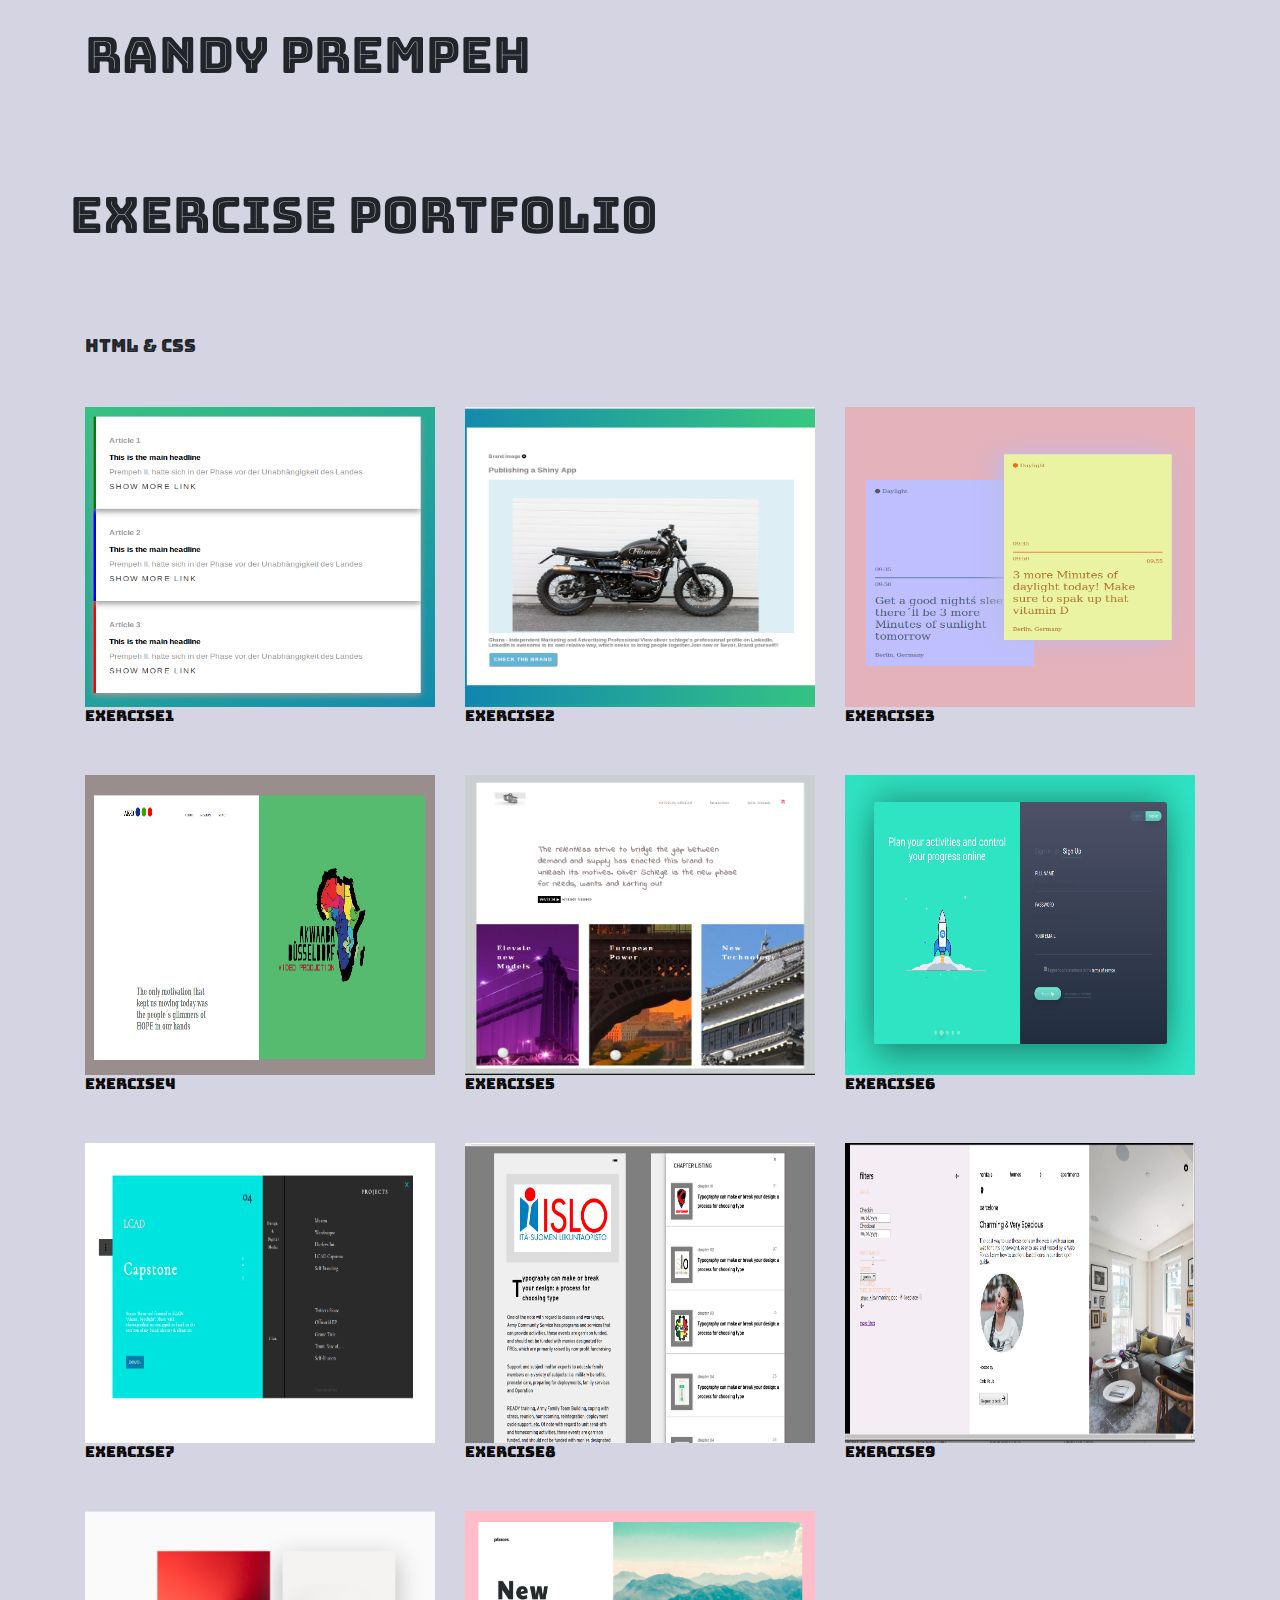
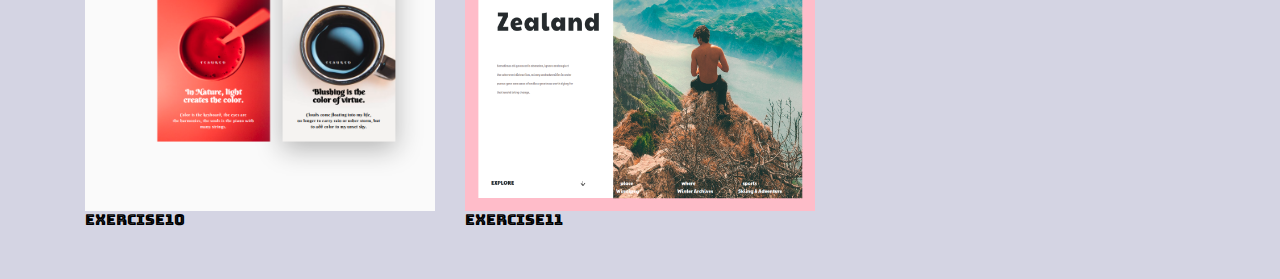
<file: index.html>
<!DOCTYPE html>
<html lang="en">

<head>
	<meta charset="UTF-8">
	<meta name="viewport" content="width=device-width, initial-scale=1.0">
	<meta http-equiv="X-UA-Compatible" content="ie=edge">

	<!-- Bootstrap CSS -->
	<link rel="stylesheet" href="https://maxcdn.bootstrapcdn.com/bootstrap/4.0.0/css/bootstrap.min.css" integrity="sha384-Gn5384xqQ1aoWXA+058RXPxPg6fy4IWvTNh0E263XmFcJlSAwiGgFAW/dAiS6JXm"
	 crossorigin="anonymous">

	<link rel="stylesheet" type="text/css" href="main.css">
	<title> EXXERCISE OVERVIEW </title>
</head>

<body>

	<header class="container">
		<div class="logo">
			<h1>RANDY PREMPEH</h1>
		</div>
	</header>

	<main class="container">
		<section class="row">
			<h1>EXERCISE PORTFOLIO</h1>
		</section>
		<section class="row">
			<div class="col-12">
				<h2>HTML & CSS </h2>
			</div>



			<a class="col-12 col-md-6 col-lg-4" href="exercise1/">
				<article>
					<img src="img/Screenshot 1.png" alt="">
					<h3>EXERCISE1</h3>
				</article>
			</a>
			<a class="col-12 col-md-6 col-lg-4" href="exercise2/">
				<article>
					<img src="img/Screenshot 2.png" alt="">
					<h3>EXERCISE2</h3>
				</article>
			</a>
			<a class="col-12 col-md-6 col-lg-4" href="exercise3/">
				<article>
					<img src="img/Screenshot 3.png" alt="">
					<h3>EXERCISE3</h3>
				</article>
			</a>
			<a class="col-12 col-md-6 col-lg-4" href="exercise4/">
				<article>
					<img src="img/Screenshot 4.png" alt="">
					<h3>EXERCISE4</h3>
				</article>
			</a>
			<a class="col-12 col-md-6 col-lg-4" href="exercise5/">
				<article>
					<img src="img/Screenshot 5.png" alt="">
					<h3>EXERCISE5</h3>
				</article>
			</a>
			<a class="col-12 col-md-6 col-lg-4" href="exercise6/">
				<article>
					<img src="img/Screenshot 6.png" alt="">
					<h3>EXERCISE6</h3>
				</article>
			</a>

			<a class="col-12 col-md-6 col-lg-4" href="exercise7/">
				<article>
					<img src="img/Screenshot 7.png" alt="">
					<h3>EXERCISE7</h3>
				</article>

			</a>
			<a class="col-12 col-md-6 col-lg-4" href="exercise8/">
				<article>
					<img src="img/Screenshot 8.png" alt="">
					<h3>EXERCISE8</h3>
				</article>

			</a>
			<a class="col-12 col-md-6 col-lg-4" href="exercise9/">
				<article>
					<img src="img/Screenshot 9.png" alt="">
					<h3>EXERCISE9</h3>
				</article>
			</a>

			<a class="col-12 col-md-6 col-lg-4" href="exercise10/">
				<article>
					<img src="img/Screenshot 10.png" alt="">
					<h3>EXERCISE10</h3>
				</article>

			</a>
			<a class="col-12 col-md-6 col-lg-4" href="exercise11/">
				<article>
					<img src="img/Screenshot 11.png" alt="">
					<h3>EXERCISE11</h3>
				</article>
			</a>
		</section>
	</main>
<!-- Optional JavaScript -->
    <!-- jQuery first, then Popper.js, then Bootstrap JS -->
    <script src="https://code.jquery.com/jquery-3.2.1.slim.min.js" integrity="sha384-KJ3o2DKtIkvYIK3UENzmM7KCkRr/rE9/Qpg6aAZGJwFDMVNA/GpGFF93hXpG5KkN"
		crossorigin="anonymous"></script>
<script src="https://cdnjs.cloudflare.com/ajax/libs/popper.js/1.12.9/umd/popper.min.js" integrity="sha384-ApNbgh9B+Y1QKtv3Rn7W3mgPxhU9K/ScQsAP7hUibX39j7fakFPskvXusvfa0b4Q"
		crossorigin="anonymous"></script>
<script src="https://maxcdn.bootstrapcdn.com/bootstrap/4.0.0/js/bootstrap.min.js" integrity="sha384-JZR6Spejh4U02d8jOt6vLEHfe/JQGiRRSQQxSfFWpi1MquVdAyjUar5+76PVCmYl"
		crossorigin="anonymous"></script>
</body>
</body>

</html>
</file>
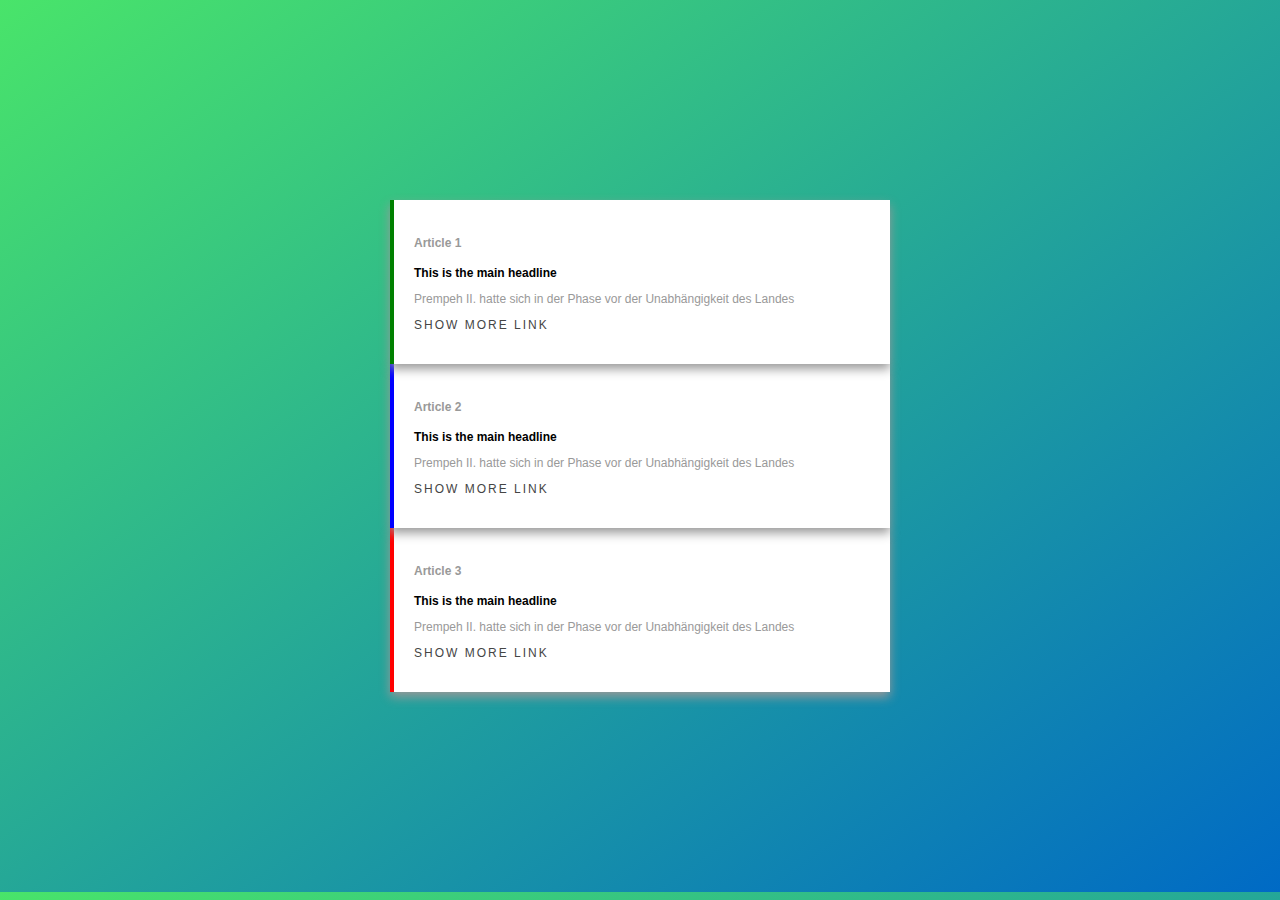
<file: exercise1/index.html>
<!DOCTYPE html>
<html lang="en">
<head>
    <meta charset="UTF-8">
    <meta name="viewport" content="width=device-width, initial-scale=1.0">
    <meta http-equiv="X-UA-Compatible" content="ie=edge">
    <link rel="stylesheet" type="text/css" href="main.css">
    <title>Sample</title>
</head>
<body>
    <main class="container">
      <article class="article-teaser article-1">
      <h4>Article 1</h1>
      <h2>This is the main headline</h2>
      <p>Prempeh II. hatte sich in der Phase vor der Unabhängigkeit des Landes</p>
      <p><a href="">SHOW MORE LINK</a></p>
      </article>
          
      <article class="article-teaser article-2">
            <h4>Article 2</h1>
            <h2>This is the main headline</h2>
            <p>Prempeh II. hatte sich in der Phase vor der Unabhängigkeit des Landes</p>
            <p><a href="">SHOW MORE LINK</a></p>
            </article>
            
            <article class="article-teaser article-3">
                    <h4>Article 3</h1>
                    <h2>This is the main headline</h2>
                    <p>Prempeh II. hatte sich in der Phase vor der Unabhängigkeit des Landes</p>
                    <p><a href="">SHOW MORE LINK</a></p>
                    </article>

    </main>

    
</body>
</html>
</file>
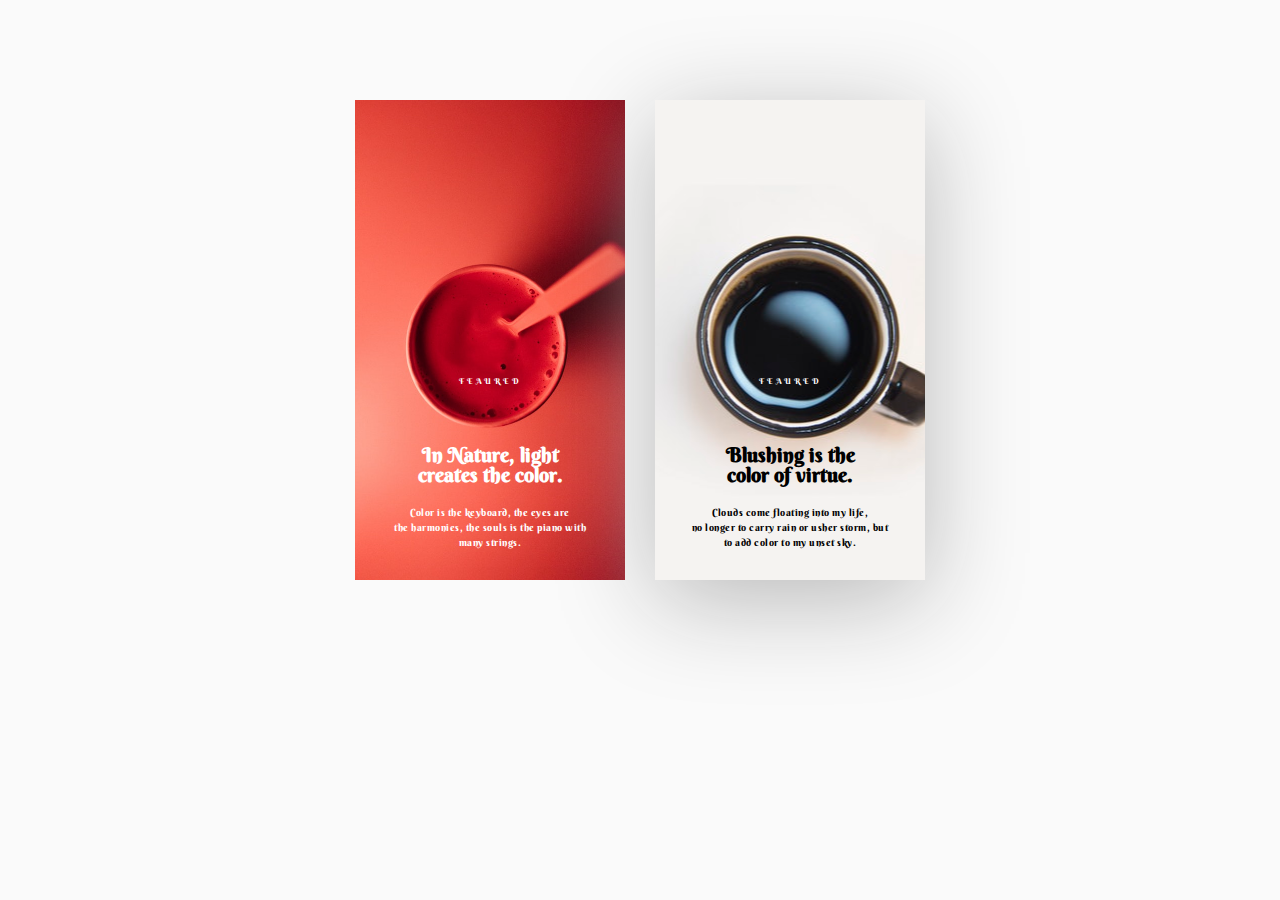
<file: exercise10/index.html>
<!DOCTYPE html>
<html lang="en">
<head>
    <meta charset="UTF-8">
    <meta name="viewport" content="width=device-width, initial-scale=1.0">
    <meta http-equiv="X-UA-Compatible" content="ie=edge">
    <title>Cups scss</title>

    <link rel="stylesheet" href="dest/style.css">
</head>
<body>
    <main>
     <section class="card">
       <h5>feaured</h5>
       <h2>In Nature, light<br> creates the color.</h2>
       <p>Color is the keyboard, the eyes are<br> the harmonies, the souls is the piano with<br> many strings.</p>
     </section>
     <section class="card2">
            <h5>feaured</h5>
            <h2>Blushing is the<br> color of virtue.</h2>
            <p>Clouds come floating into my life,<br> no longer to carry rain or usher storm, but<br> to add  color to my unset sky.</p>
          </section>
    </main>
</body>
</html>
</file>
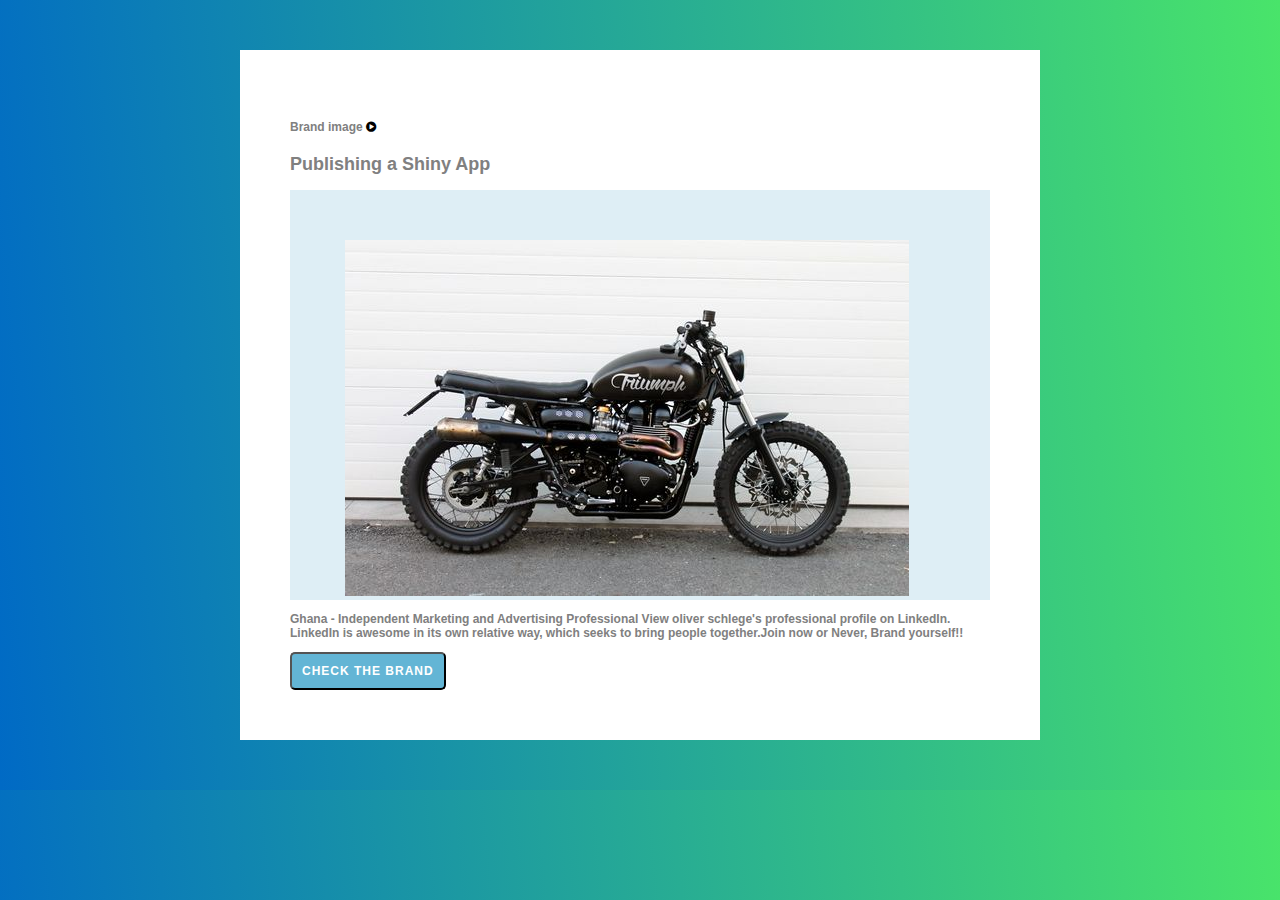
<file: exercise2/index.html>
<!DOCTYPE html>
<html lang="en">
<head>
    <meta charset="UTF-8">
    <meta name="viewport" content="width=device-width, initial-scale=1.0">
    <meta http-equiv="X-UA-Compatible" content="ie=edge">
    <title>Work</title>
    <link rel="stylesheet" type="text/css" href="rp.css">
    <link rel="stylesheet" href="https://cdnjs.cloudflare.com/ajax/libs/font-awesome/4.7.0/css/font-awesome.min.css">
</head>
<body>
    <article>
     <h5><a href="">Brand image</a> <i class="fa fa-play-circle"></i> </h5>
     <h2>Publishing a Shiny App</h2>
     <div class="img">
     <img src="images/motor.jpg" alt="motor image">
    </div>
     <p>Ghana - ‎Independent Marketing and Advertising Professional
            View oliver schlege's professional profile on LinkedIn. LinkedIn is awesome in its own relative way, which seeks to bring people together.Join now or Never, Brand yourself!!</p>
     
     <button>CHECK THE BRAND</button>
    </article>
</body>
</html>
</file>
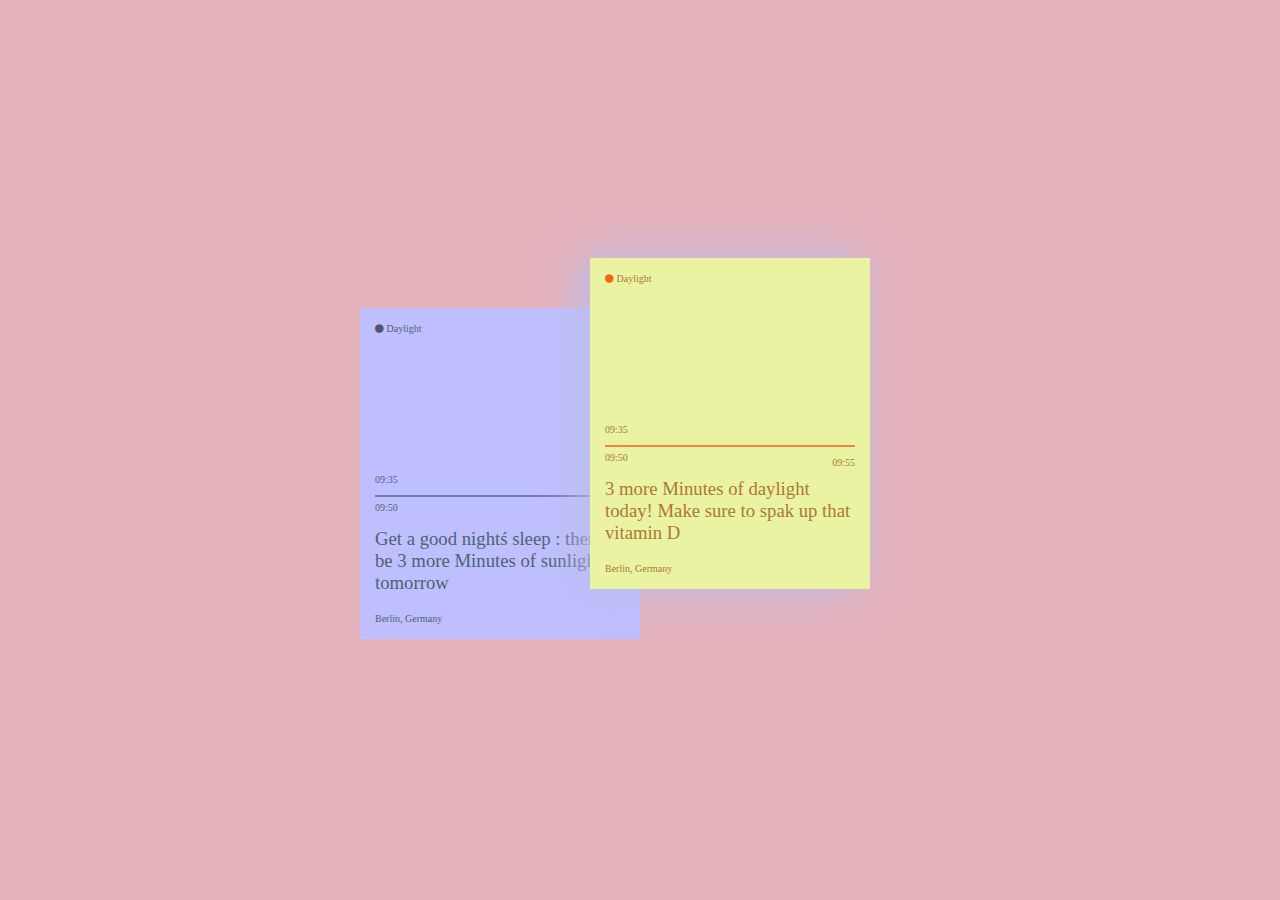
<file: exercise3/index.html>
<!DOCTYPE html>
<html lang="en">
<head>
    <meta charset="UTF-8">
    <meta name="viewport" content="width=device-width, initial-scale=1.0">
    <meta http-equiv="X-UA-Compatible" content="ie=edge">
    <link rel="stylesheet" type="text/css" href="him.css">
    <link rel="stylesheet" href="https://cdnjs.cloudflare.com/ajax/libs/font-awesome/4.7.0/css/font-awesome.min.css">
    <title>Document</title>
</head>
<body>
    <section>
      <div class="card card-1">
          <h6 class="sub"> <i class="fa fa-circle" style="font-size:10px;color:rgb(85, 85, 106)"></i>  Daylight
          </h6>
<p class="starting-time">09:35</p>

    <div class="time">
     <p class="left-time">09:50</p>
     <p class="right-time">09:55</p>
    </div>
<h3>Get a good nightś sleep : there´ĺl be
    <b>3 more Minutes</b> of sunlight tomorrow</h3>
<h6>Berlin, Germany</h6>
      </div>
      <div class="card card-2">
            <h6 class="sub"><i class="fa fa-circle" style="font-size:10px;color:rgb(237, 106, 20)"></i>  Daylight
            </h6>
  <p class="starting-time">09:35</p>
  
      <div class="time">
       <p class="left-time">09:50</p>
       <p class="right-time">09:55</p>
      </div>
  <h3><b>3 more Minutes</b> of daylight today! Make sure to spak up that vitamin D
  </h3>
  <h6>Berlin, Germany</h6>
       </div>

    </section>
</body>
</html>
</file>
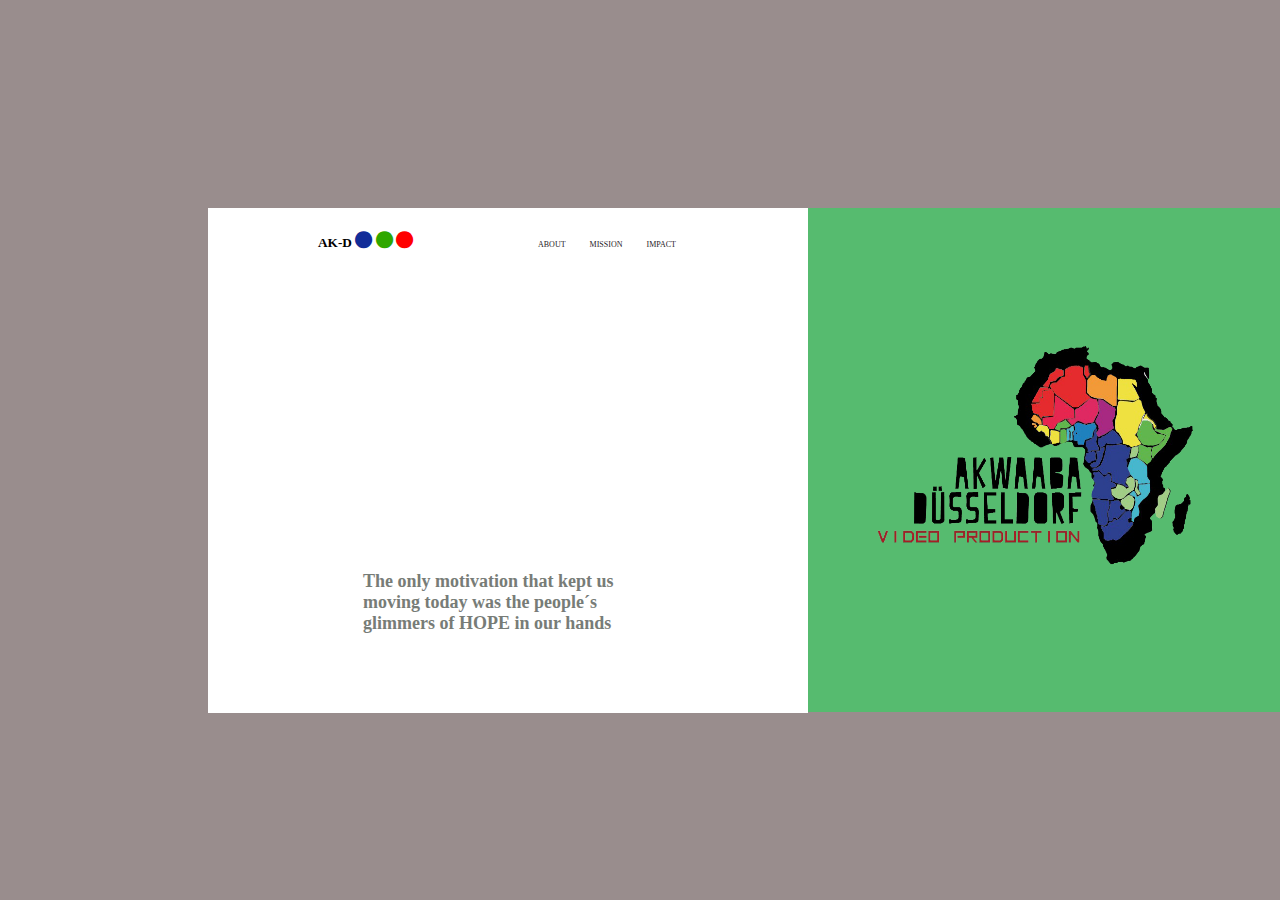
<file: exercise4/index.html>
<!DOCTYPE html>
<html lang="en">
<head>
    <meta charset="UTF-8">
    <meta name="viewport" content="width=device-width, initial-scale=1.0">
    <meta http-equiv="X-UA-Compatible" content="ie=edge">
    <link rel="stylesheet" type="text/css" href="art.css">
    <link rel="stylesheet" href="https://cdnjs.cloudflare.com/ajax/libs/font-awesome/4.7.0/css/font-awesome.min.css">
    <title>Artwork</title>
</head>
<body>
 <section>
    <div class="cover1">
          <div class="img">
            <h5>AK-D <i class="fa fa-circle" style="font-size:20px;color:rgb(18, 45, 153)"></i>
                <i class="fa fa-circle" style="font-size:20px;color:rgb(47, 167, 0)"></i>
                <i class="fa fa-circle" style="font-size:20px;color:red"></i></h5>
              </div>
        <nav>
           <ul>
              <li><a href="">ABOUT</a></li>
              <li><a href="">MISSION</a></li>
              <li><a href="">IMPACT</a></li>
           </ul>
       </nav>
    <p class="theme">The only motivation that kept us moving today was the people´s glimmers of HOPE in our hands</p>
</div>
<div class="cover2"> 
    <img src="images/ad.png" alt="logo" width="500px" height="500px">
</div>
</section>
</body>
</html>
</file>
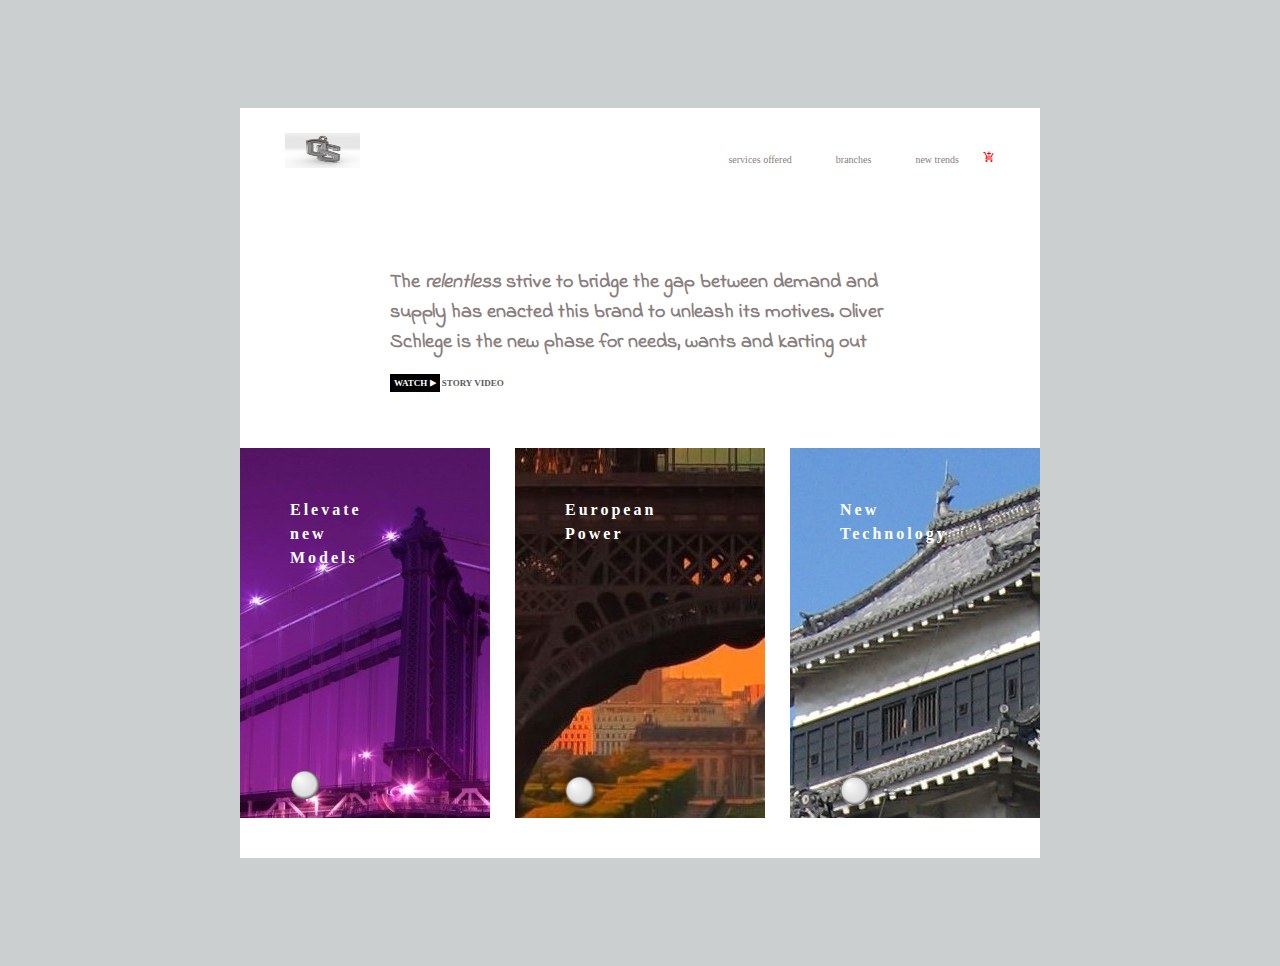
<file: exercise5/index.html>
<!DOCTYPE html>
<html lang="en">
<head>
    <meta charset="UTF-8">
    <meta name="viewport" content="width=device-width, initial-scale=1.0">
    <meta http-equiv="X-UA-Compatible" content="ie=edge">
    <link rel="stylesheet" type="text/css" href="bg.css">
    <link href="https://fonts.googleapis.com/icon?family=Material+Icons" rel="stylesheet">
    <link rel="stylesheet" href="https://cdnjs.cloudflare.com/ajax/libs/font-awesome/4.7.0/css/font-awesome.min.css">
</head>
    <title>OS</title>
</head>
<body>
    <div class="whole">
    <header class="clearfix">
     <img src="os.png" alt="logo" height="35px" width="75px">
     <nav>
         <ul>
            <li><a href="">services offered</a></li>
            <li><a href="">branches</a></li>
            <li><a href="">new trends</a></li>
            <i class="material-icons" style="font-size:12px;color:red">add_shopping_cart</i> 
         </ul>
     </nav>
    </header>
    <main>
      <section class="section1">
          <h3>The <em>relentless</em> strive to bridge the gap between demand and supply has enacted this brand to unleash its motives. Oliver Schlege is the new phase for needs, wants and karting out</h3>
          <p><a href="">WATCH <i class="fa fa-play" style="font-size:8px;color:white"></i></a> STORY VIDEO</p>
      </section>
      <section class="section2 clearfix">
        <article class="US">
        <h4>Elevate <br> new <br> Models</h4>
        <img src="dot.png" alt="form" height="30px" width="30px"><a href=""></a>
        </article>
        <article class="EU">
                <h4>European <br> Power</h4>
                <img src="dot.png" alt="form" height="30px" width="30px"><a href=""></a>
                </article>
                <article class="AS">
                        <h4>New <br>Technology</h4>
                        <img src="dot.png" alt="form" height="30px" width="30px"><a href=""></a>
                        </article>
      </section>
    </div>
















    </main>
    
</body>
</html>
</file>
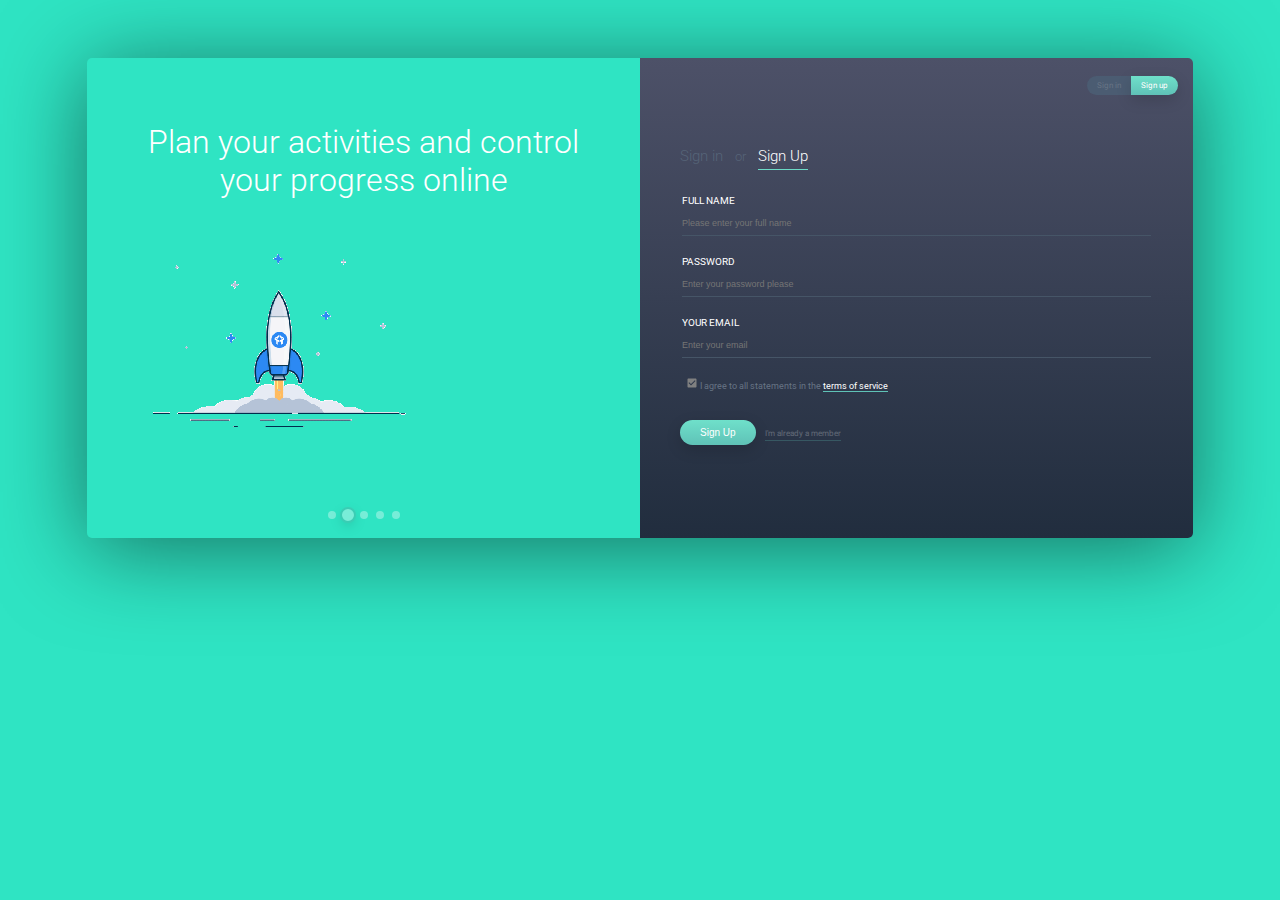
<file: exercise6/index.html>
<!DOCTYPE html>
<html lang="en">
<head>
    <meta charset="UTF-8">
    <meta name="viewport" content="width=device-width, initial-scale=1.0">
    <meta http-equiv="X-UA-Compatible" content="ie=edge">
    <title>Form exercise</title>

    <link rel="stylesheet"  type="text/css" href="main.css">
	<link href="https://fonts.googleapis.com/css?family=Roboto" rel="stylesheet">
</head>
<body>

        <main class="clearfix">
                
                        <!-- section-1 start -->
                        <section class="section-1">
                
                
                            <h1>Plan your activities and control your progress online</h1>
                            
                            <img src="roc.gif" alt="LOGO">
                            
                            <div class="dots-group">
                                <div class="dots"></div>
                                <div class="dots active"></div>
                                <div class="dots"></div>
                                <div class="dots"></div>
                                <div class="dots"></div>
                            </div>
                
                        </section>
                
                        <!-- section-2 start -->
                        <section class="section-2">
                
                            <div class="button-group">
                                <a class="sign-in" href="">Sign in</a><a class="sign-up" href="">Sign up</a>
                            </div>
                
                            <form action="">
                
                                <h3>Sign in
                                    <small>or</small>
                                    <a href="">Sign Up</a>
                                </h3>
                
                                <fieldset>
                                    <label for="fullName">Full Name</label>
                                    <input id="fullName" type="text" name="fullName" placeholder="Please enter your full name" required>
                                </fieldset>
                
                                <fieldset>
                                    <label for="password">Password</label>
                                    <input id="password" type="password" name="password" placeholder="Enter your password please" required>
                                </fieldset>
                
                                <fieldset>
                                    <label for="email">Your Email</label>
                                    <input id="email" type="email" name="email" placeholder="Enter your email" required>
                                </fieldset>
                
                                <fieldset class="fieldset-checkbox">
                                    <input id="checkbox" type="checkbox" name="terms" value="terms_agreed" required>
                
                
                                    
                
                                    <label for="checkbox">
                                        <svg fill="#14D9B2" height="24" viewBox="0 0 24 24" width="24" xmlns="http://www.w3.org/2000/svg">
                                            <path d="M0 0h24v24H0z" fill="none" />
                                            <path d="M19 3H5c-1.11 0-2 .9-2 2v14c0 1.1.89 2 2 2h14c1.11 0 2-.9 2-2V5c0-1.1-.89-2-2-2zm-9 14l-5-5 1.41-1.41L10 14.17l7.59-7.59L19 8l-9 9z"
                                            /> </svg> 
                                            I agree to all statements in the
                                            <a href="">terms of service</a>
                                    </label>
                                </fieldset>
                
                                <input type="submit" value="Sign Up">
                
                                <a class="member-link" href="test/">I'm already a member</a>
                            </form>
                
                        </section>
                
                    </main>
    
</body>
</html>
</file>
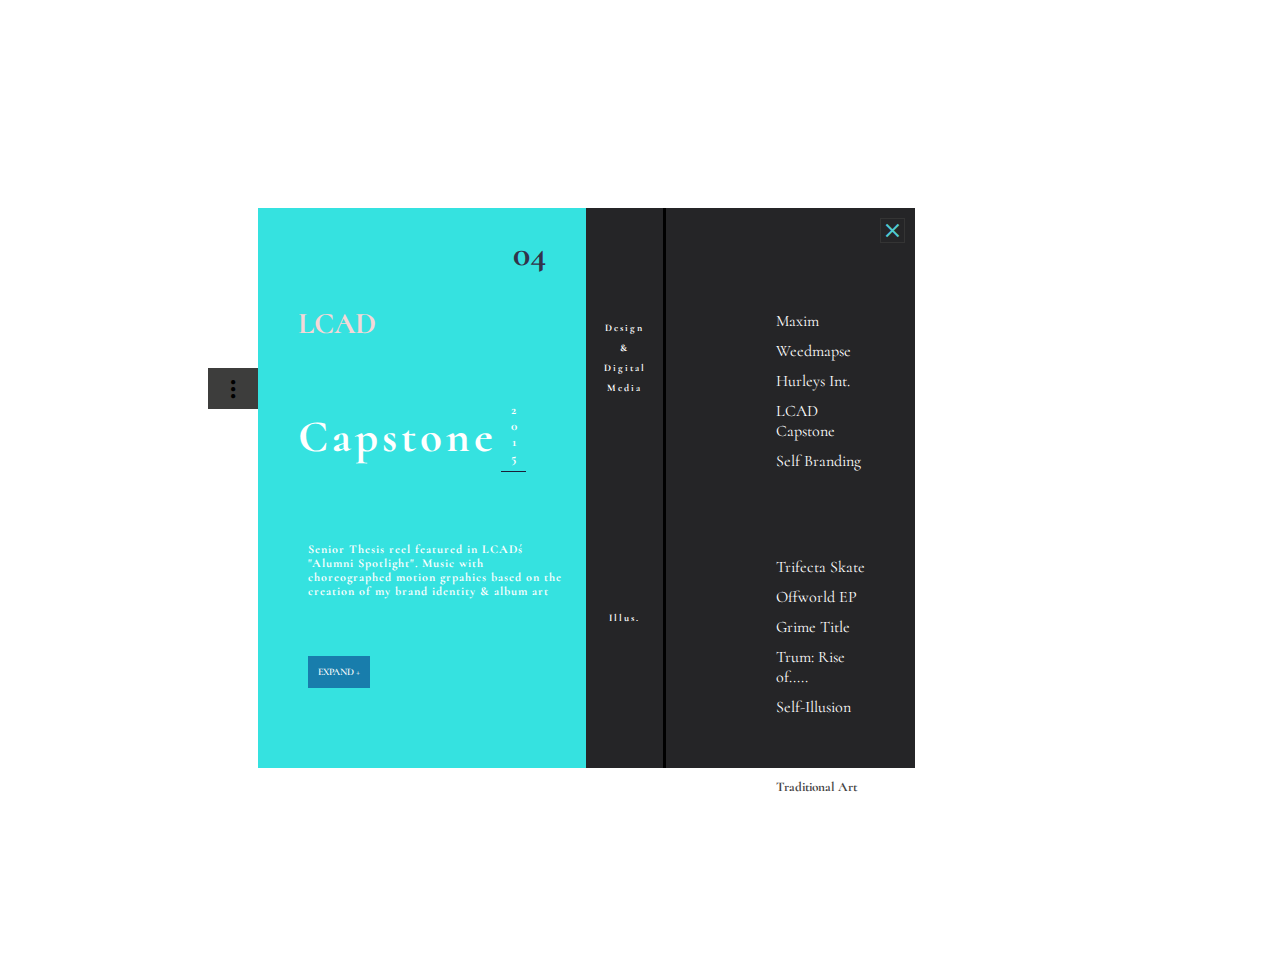
<file: exercise7/index.html>
<!DOCTYPE html>
<html lang="en">
<head>
    <meta charset="UTF-8">
    <meta name="viewport" content="width=device-width, initial-scale=1.0">
    <meta http-equiv="X-UA-Compatible" content="ie=edge">
    <title>Capstone</title>
    <link rel="stylesheet" type="text/css" href="main.css">
    <link rel="stylesheet" href="https://cdnjs.cloudflare.com/ajax/libs/font-awesome/4.7.0/css/font-awesome.min.css">
    <link href="https://fonts.googleapis.com/icon?family=Material+Icons" rel="stylesheet">
</head>

<body>
    <main class="clearfix">
    <section class="dots">
            <i class="fa fa-circle" style="font-size:5px"></i><br>
            <i class="fa fa-circle" style="font-size:5px"></i><br>
            <i class="fa fa-circle" style="font-size:5px"></i>

    </section>
    <section class="section1">
            <h1>04</h1>
            <h3>LCAD</h3>
            <h2>Capstone</h2>
            <h6>2<br>0<br>1<br>5</h6>
            <p>Senior Thesis reel featured in LCADś<br>"Alumni Spotlight". 
                Music with <br>choreographed motion grpahics based on the <br> creation
                 of my brand identity & album  art</p>
                 <a href="">EXPAND +</a>
    </section>
    
    <section class="section2">
            <section class="thin">
                    <p>Design <br>& <br>Digital Media</p>
                    <p>Illus.</p>
                </section>
                <section class="section2r">
                        <i class="material-icons" style="font-size:23px;color:rgb(81, 204, 208)">clear</i>
      <h4>PROJECTS</h4>
      <div class="Roll-1">
      <ul>
            <li>Maxim</li>
            <li>Weedmapse</li>
            <li>Hurleys Int.</li>
            <li>LCAD Capstone</li>
            <li>Self Branding</li>
      </ul>
    </div>
    <div class="Roll-2">
            <ul>
                  <li>Trifecta Skate</li>
                  <li>Offworld EP</li>
                  <li>Grime Title</li>
                  <li>Trum: Rise of.....</li>
                  <li>Self-Illusion</li>
            </ul>
          </div>
     <h5>Traditional Art</h5>
     </section>
    </section>
</main>
</body>

</html>
</file>
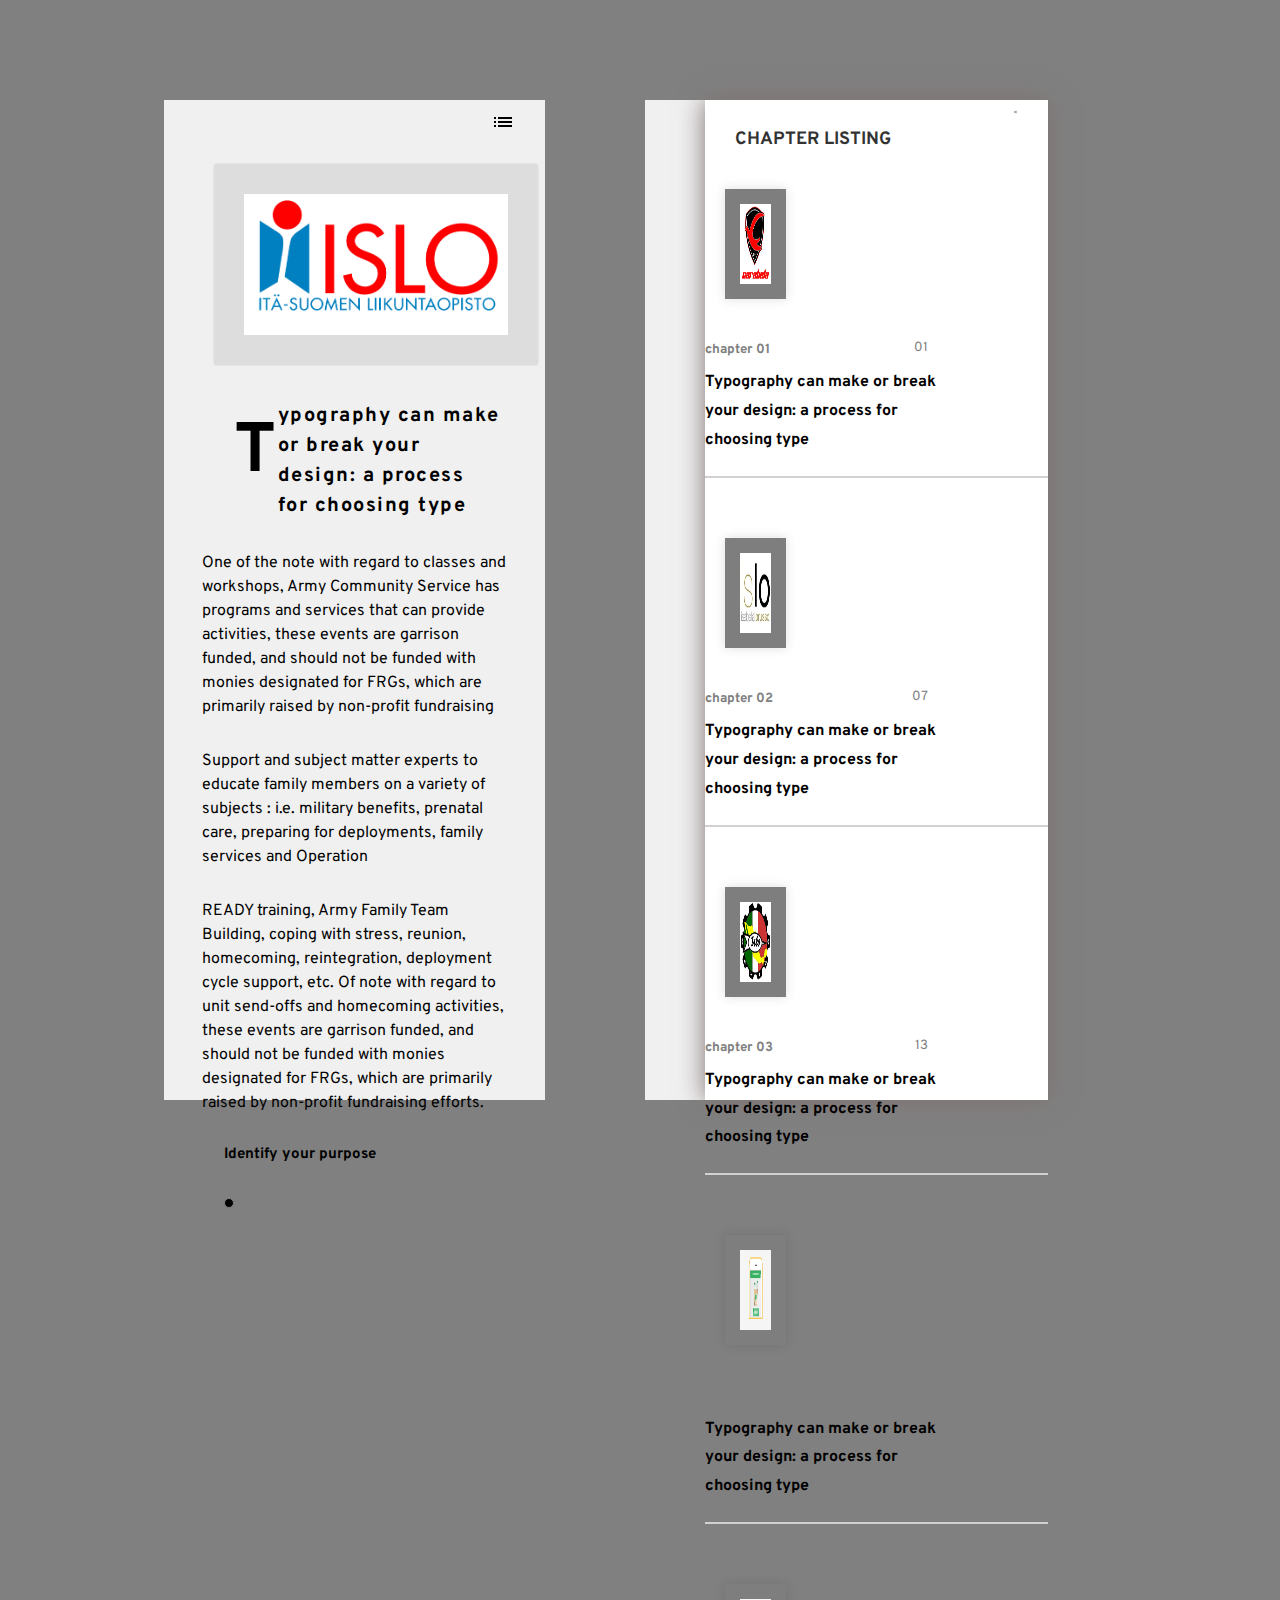
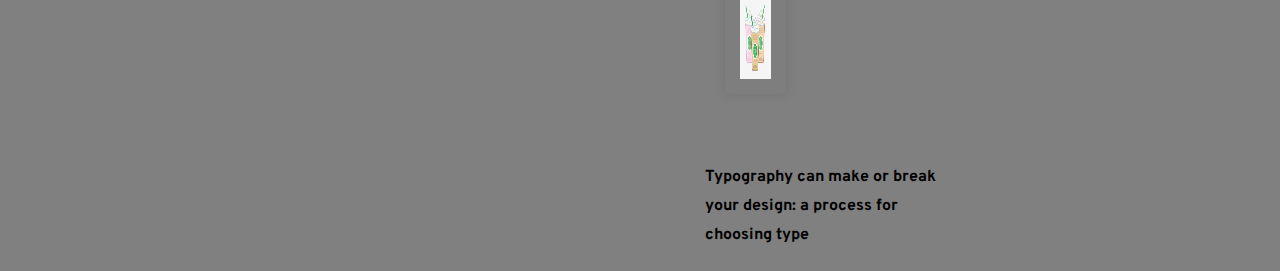
<file: exercise8/index.html>
<!DOCTYPE html>
<html lang="en">

<head>
      <meta charset="UTF-8">
      <meta name="viewport" content="width=device-width, initial-scale=1.0">
      <meta http-equiv="X-UA-Compatible" content="ie=edge">
      <title>Oslo homepage</title>
      <link rel="stylesheet" href="nas.css">
</head>

<body>
      <section class="first-section">
            <header class="clearfix">
                  <img src="menu.svg" alt="m">
            </header>
            <div>
                  <img class="logo" src="islo.png" alt="main logo">
            </div>
            <h1>Typography can make or break your design: a process for choosing type</h1>

            <p>One of the note with regard to classes and workshops, Army Community Service has programs and services that can
                  provide activities, these events are garrison funded, and should not be funded with monies designated for
                  FRGs, which are primarily raised by non-profit fundraising</p>

            <p>Support and subject matter experts to educate family members on a variety of subjects : i.e. military benefits,
                  prenatal care, preparing for deployments, family services and Operation</p>

            <p>READY training, Army Family Team Building, coping with stress, reunion, homecoming, reintegration, deployment
                  cycle support, etc. Of note with regard to unit send-offs and homecoming activities, these events are garrison
                  funded, and should not be funded with monies designated for FRGs, which are primarily raised by non-profit
                  fundraising efforts.
            </p>

            <h2>Identify your purpose</h2>
            <div class="dots-group">
                  <div class="dots active"></div>
                  <div class="dots"></div>
                  <div class="dots"></div>
                  <div class="dots"></div>
            </div>
      </section>
      <section class="second-section">
            <div class="container">
                  <div class="top clearfix">
                        <h3>chapter listing</h3>
                        <img src="clear.svg" alt="x">
                  </div>

                  <article class="box-1 clearfix">
                        <img src="oslo1.jpg" alt="1">

                        <div class="article-content">
                              <div class="clearfix">
                                    <h5>chapter 01</h5>
                                    <small>01</small>
                              </div>

                              <h4>Typography can make or break your design: a process for choosing type</h4>
                        </div>
                  </article>


                  <article class="box-2 clearfix">
                        <img src="islo2.jpeg" alt="2">
                        <div class="article-content">
                                    <div class="clearfix">
                        <h5>chapter 02</h5>
                        <small>07</small>
                  </div>
                        <h4>Typography can make or break your design: a process for choosing type</h4>
                  </div>
                  </article>
                  <article class="box-3 clearfix">
                        <img src="islo3.jpg" alt="3">
                        <div class="article-content">
                                    <div class="clearfix">
                        <h5>chapter 03</h5>
                        <small>13</small>
                                    </div>
                        <h4>Typography can make or break your design: a process for choosing type</h4>
                        </div>
                  </article>
                  <article class="box-4 clearfix">
                        <img src="islo4.jpg" alt="4">
                        <div class="article-content">
                                    <div class="clearfix">
                        <h5>chapter 04</h5>
                        <small>25</small>
                                    </div>
                        <h4>Typography can make or break your design: a process for choosing type</h4>
                        </div>
                  </article>
                  <article class="box-5 clearfix">
                        <img src="islo5.jpg" alt="5">
                        <div class="article-content">
                                    <div class="clearfix">
                        <h5>chapter 04</h5>
                        <small>25</small>
                                    </div>
                        <h4>Typography can make or break your design: a process for choosing type</h4>
                        </div>
                  </article>
            </div>
      </section>
</body>

</html>
</file>
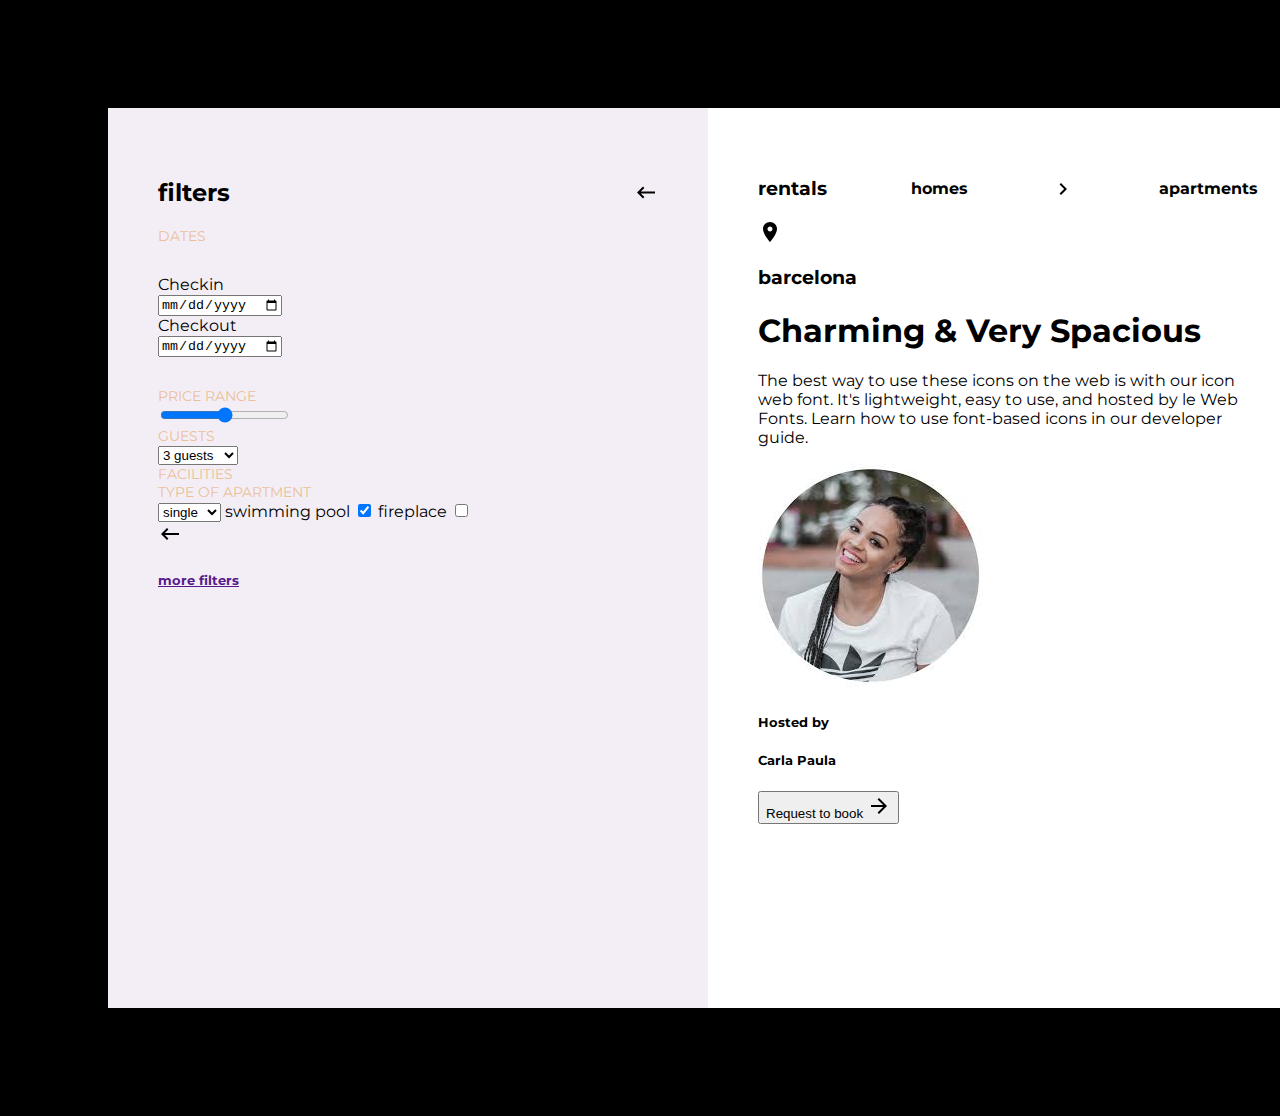
<file: exercise9/index.html>
<!DOCTYPE html>
<html lang="en">

<head>
    <meta charset="UTF-8">
    <meta name="viewport" content="width=device-width, initial-scale=1.0">
    <meta http-equiv="X-UA-Compatible" content="ie=edge">
    <title>apartment</title>
    <link rel="stylesheet" href="main.css">
</head>

<body>
    <main>
        <section>
            <header>
                <h2>filters</h2>
                <img src="back.svg" alt="menu">
            </header>
            <form>
                  
                <fieldset>
                    
                        <legend>Dates</legend>
                        <div class="dates">
                            <label for="check-in">Checkin</label><br>
                             <input type="date" name="" id="checkin-date">
                              <br>
                              <labelfor="check-out">Checkout</label><br>
                               <input type="date" name="" id="checkout-date">
                            </div>
                            </fieldset>
                                
                   
                   <fieldset>
                        <legend>Price range</legend>

                        <div>
                            <label for="price-range"></label>
                           <input type="range"  min="80" max="1200" oncharge="">
                                  </div>
                                </fieldset>
                    <fieldset>
                    <legend>Guests</legend>
                    <select name="Guests">
                        <option value="1 guest">1 guest</option>
                        <option value="2 guests">2 guests</option>
                        <option value="3 guests" selected>3 guests</option>
                        <option value="3 or more">3 or more</option>
                    </select>
                </fieldset>
               
                    <fieldset>
                    <legend>Facilities</legend>
                    <legend>type of apartment</legend>
                    <select>
                        <option value="">single</option>
                        <option value="">double</option>
                    </select>
                        <label>
                            swimming pool
                            <input type="checkbox" checked>
                        </label>
        
                        <label>
                            fireplace
                            <input type="checkbox">
                        </label>
                    </fieldset>
                    
                    <form>
                        <div>
                    <img src="back.svg" alt="plus">
                    <h5><a href="">more filters</h5></a>
                    </form>
                </div>
                
            </form>
        </section>

            <section class="second">
                <header>
                    <h3>rentals</h3>
                    <h4>homes</h4>
                    <img src="aa.svg" alt="arrow">
                    <h4>apartments</h4>
                </header>
                <div>
                    <img src="loc.svg" alt="location">
                    <h3>barcelona</h3>
                </div>  
            <h1>Charming & Very Spacious</h1>
            <p>The best way to use these icons on the web is with our 
                icon web font. It's lightweight, easy to use, and hosted by 
                le Web Fonts. Learn how to use font-based icons 
                in our developer guide.</p>
                <div>
                <img src="lady.jpeg" alt="girl">
                <h5>Hosted by</h5>
                <h5>Carla Paula</h5>
                </div>
               <div>
                 <button>Request to book
                  <img src="ff.svg" alt="a2">
                 </button>
               </div>
        </section>
        <section class="third">
          <header>
            <img src="star.svg" alt="star">
            <img src="search.svg" alt="search">
          </header>
        </section>
    </main>

</body>

</html>
</file>
<file: main.css>
@import url('https://fonts.googleapis.com/css?family=Bungee+Inline');
html * {
       box-sizing: border-box;
}


body {
    font-family: 'Bungee Inline', cursive;
    background-color: rgba(127, 126, 172, 0.333);


}


img {
     width: 100%;
}
header, main {
              width: 800px;
              margin: 0 auto;
}
article {
        margin-bottom: 50px;
}
article img {
             height: 300px;
             transition: all .5s ease;
             box-shadow: 0 0px 20px rgba(0,0,0, 0);
}
article:hover img {
    transform: scale(1.1);
    box-shadow: 0 10px 20px rgba(0,0,0, .25);
}

article:hover h3 {
    color: blue;
}
section a:nth-child(odd) article {
    margin-right: 0;
}

.logo {
    padding-top: 25px;
    font-size: 30px;
    margin-bottom: 100px;
}
h1 {
    font-size: 50px;
    font-weight: 200;
    margin-bottom: 90px;
}


h2 {
    font-size: 18px;
    font-weight: 300;
    margin-bottom: 50px;
}
h3 {
    font-size: 15px;
    font-weight: 300;
}

a {
    color: #000;
}
</file>
<file: exercise1/main.css>
body {
     background: linear-gradient(325deg, #006ac5, #49e46a);
}


main.container {
                width: 500px;
                margin: 0 auto;
                margin-top: 200px;
                margin-bottom: 200px;
             
}
.article-teaser {
                 border-left:4px solid #ddddbb;
                 padding: 20px;
                 box-shadow: 0 5px 10px #999;
                 background: #ffffff;
                 position: relative;

}
.article-1 {
            border-left-color: green;
            z-index: 3;
}
.article-2 {
            border-left-color: blue;
            z-index: 2;
}
.article-3 {
            border-left-color: red;
            z-index: 1;
}
.article-teaser h2 {
                   font-family: Arial, Helvetica, sans-serif;
                   font-size: 12px;
                   font-weight: bold;
                   

 }
 .article-teaser h4 {
                   font-family: Arial, Helvetica, sans-serif;
                   font-size: 12px;
                   font-weight: regular;
                   color: #999;

 }
 .article-teaser p {
                    font-family: Arial, Helvetica, sans-serif;
                    font-size: 12px;
                    font-weight: regular;
                    color: #999;


 }
 .article-teaser a {
                  font-family: Arial, Helvetica, sans-serif;
                  font-size: 12px;
                  font-weight: regular;
                  text-decoration: none;
                  letter-spacing: 2px;
                  color: #454545;
 }
</file>
<file: exercise2/rp.css>
body {
      display: block;
      margin: 0 auto;
      margin-top: 50px;
      margin-bottom:50px;
      background: linear-gradient(445deg, #006ac5, #49e46a);


}

article {
         background-color: white;
         width: 700px;
         padding: 50px;
         position: relative;
         margin-left: auto;
         margin-right: auto;
         
    
}
.img {
      background-color: #deeef5; 
      padding: 50px 45px 0 55px;
}
article h5 {
            font-family: Arial, Helvetica, sans-serif;
            font-size: 12px;
            font-weight: bold;

}
article h5 a {
              text-decoration: none;
              color: gray;

}
article h2 {
            font-family: Arial, Helvetica, sans-serif;
            font-size: 18px;
            font-weight: regular;
            color: gray;

}
article p {
           font-family: Arial, Helvetica, sans-serif;
           font-size: 12px;
           font-weight: bold;
           color: gray;


}

article button {
        
                padding: 10px;
                background-color: rgba(30, 148, 194, 0.693);
                color: white;
                font-size: 12px;
                font-weight: bold;
                border-radius: 5px;
                font-family: Arial, Helvetica, sans-serif;
                font-weight: regular;
                letter-spacing: 1px;

}
</file>
<file: exercise3/him.css>
body {
      background: rgb(228, 178, 187);
      padding: 300px;
      
}
section {
         display: block;
         margin: 0 auto;
         width: 560px;
         
    
         
}

.card {
       width: 250px;
       float: left;
       padding: 15px;
       position: relative;
       
}

.card-1 {
         background: rgb(191, 191, 255);
         color: #4c6370;
         z-index: 1;
}
.card-2 {
         background:  rgb(234, 243, 162);
         color: #ae7831;
         left: -50px;
         top: -50px;
         box-shadow:  -10px 0 40px #bcbceb;
         z-index: 2;

         
}
.time {
       position: relative;
}


.card-1 .time {
       border-top: 2px solid rgb(104, 128, 172);

    }
    .card-2 .time {
        border-top: 2px solid rgb(240, 130, 72);
    }
    .card-1 .time::before {
                           background: #7c8ebd;
    }
    .card-2 .time::before {
        background: #ed8f55;
    }

.time::after {
              content: "";
              display: table;
              clear: both;
              
}
.left-time {
            position: relative;
            z-index: 2;
            float: left;
            margin: 0;
            padding: 5px 0;


     
}
.right-time {
             float: right;
             
}
.starting-time {
                margin-top: 140px;

}
h3 {
    font-weight: 300;
    margin-top: 0;
}

h6 { 

    font-size: 10px;
    font-weight: 400;
    margin-top: 0;
    margin-bottom: 0;
    
} 
h6.sub {
    margin-bottom: 140px;
}
p {
    font-size: 10px;
 }
</file>
<file: exercise4/art.css>
@import url('https://fonts.googleapis.com/css?family=Montserrat|Open+Sans');

html * {
    box-sizing: border-box;
}

body {
      background-color: #998d8d;
      padding: 200px;


      
}
section {
         width: 1200px;
         position: relative; 
         margin: 0 auto;
    
}
.cover1 {
         background-color: white;
         height: 505px;
         width: 50%;
         float: left;
         
         
}
.cover2 {
         background-color: #56bb6f; 
         width: 50%;
         float: left;
 
}
.img {
      padding-left: 110px; 
      
}

      nav {
            width : 250px;
            position: relative;
            top: -40px;
            left: 280px;
            margin-bottom: 250px;
      } 
nav ul {
        display: inline;
       
        
}

nav ul li {
           list-style-type: none;
           display: inline;
           padding: 10px;
           
           
           
}
nav ul li a { 
             text-decoration: none;
             font-size: 8px;
             color: #1f211f;
}
.theme { 
        font-weight: 700;
        color: #777c77;
        position: relative;
        width: 350px;
        font-size: 18px;
        padding: 30px;
        display: block;
        margin: 0 auto;
        
}
</file>
<file: exercise5/bg.css>
@import url('https://fonts.googleapis.com/css?family=Indie+Flower');

html * {
        box-sizing: border-box;
        
}
body {
      background: #cccfd0;
      padding: 100px;

}
.whole {
        width: 800px;
        background: white;
        height: 750px;
        margin: 0 auto;
}
header {
        padding: 25px 45px;
    
}
header img {
            float: left;
}
nav {
     float: right;
    
}
nav ul {
    
}
nav ul li {
        list-style-type: none;
        display: inline;
        padding: 20px;        
}
nav a {
       text-decoration: none;
       color: #8a7e7e;
       font-size: 10px;
      
}
.section1 {

           width: 500px;
           margin:60px auto;
         
}
h3 {
        font-size: 20px;
        font-weight: regular;
        color: #8a7e7e;
        line-height: 1.5;
        font-family: Indie Flower, cursive;
}
p {
        font-size: 9px;
        font-weight: 600;
        color: rgb(92, 92, 92);


}
p a {
     color:white;
     text-decoration: none;
     padding: 4px;
     background-color: black;
}
.section2 {
           border:1px solid none;
           
          
}
h4 {
    font-weight: bolder;
    letter-spacing: 3px;
    line-height: 1.5;
    color: white;
    display: block;
    margin: 50px;
}
.US {
     
     width: 250px;
     height: 370px;
     background-image: url(images/ny.jpg);
     float: left;
     margin-right: 25px;

}
.US img {
         margin-top: 150px;
         margin-left: 50px;
         border-radius: 50%;
         box-shadow: 0, 0, 20px, #c7b6b6;
         
}
.EU {
        width: 250px;
        height: 370px; 
        background-image: url(images/paris.jpg);
        float: left;  
        margin-right: 25px;  
}
.EU img {
         margin-top: 180px;
        margin-left: 50px;
        border-radius: 50%;
        box-shadow: 0 0 10px #181414;

}
.AS { 
        width: 250px;
        height: 370px;
        background-image: url(images/asia.jpg);
        float: left;
        margin-right: 0;
        
}
.AS img {
         margin-top: 180px;
         margin-left: 50px;
         border-radius: 50%;
         box-shadow: 0 0 10px #181414;
         
}
.clearfix::after {
    content: "";
    display: table;
    clear: both;
}
</file>
<file: exercise6/main.css>
html {
    font-family: 'Roboto', sans-serif;
}

html * {
    box-sizing: border-box;
}
body {
    background-color: rgb(47, 228, 195);
    padding: 50px;
}
.clearfix::after {
    content: '';
    display: table;
    clear: both;
}
a {
    text-decoration: none;
    color: #fff;
}
h1 {
    font-weight: 300;
    color: #ffffff;
    text-align: center;
    margin-top: 50px;
}

h3 {
    color: #566478;
    font-weight: 300;
    font-size: 15px;
    margin-bottom: 30px;
}

h3 a {
    border-bottom: 1px solid #6cdac6;
    padding-bottom: 4px;
}

h3 small {
    padding: 8px;
}


main {
    width: 95%;
    margin: 0 auto;
    border-radius: 5px;
    box-shadow: 0 10px 90px rgba(0,0,0,.5);
}
section {
    width: 50%;
    height: 480px;
    float: left;
    padding: 15px 40px;
    position: relative;
}
section-1 {
    background: linear-gradient(#222424, #733a94);
    border-radius: 5px 0 0 5px;
}

.section-2 {
    background: linear-gradient(#4d5168, #212d3e);
    border-radius: 0 5px 5px 0;
}
form {
    position: relative;
    top: 13%;
}
.button-group {
    float: right;
    position: absolute;
    top: 15px;
    right: 15px;
}

.button-group a {
    padding: 5px 10px;
    font-size: 8px;
    border-bottom: none;
}
.sign-in {
    color: #677485;
    background: #4b5c72;
    border-radius: 15px 0px 0px 15px;
}
.sign-up {
    color: #fff;
    background: linear-gradient(#6fe0ca, #5fc2b7);
    border-radius: 0 15px 15px 0;
    box-shadow: 0 5px 15px 
    rgba(0,0,0,0.15);
}

fieldset {
    border: none;
    padding: 0;
    margin-bottom: 20px;
}

label {
    display: block;
    font-size: 10px;
    text-transform: uppercase;
    color: #fff;
    margin-bottom: 5px;
    
    }
    input {
        width: 100%;
        border: none;
        background: none;
        border-bottom: 1px solid #465567;
        font-size: 9px;
        padding: 7px 0;
    }
    a {
        border-bottom: 1px solid #5fc2b7;
    }
    .fieldset-checkbox input {
        width: auto;
        margin: 0;
        visibility: hidden;
        width: 0;
        height: 0;
    }
    .fieldset-checkbox label {
        display: inline-block;
        text-transform: unset;
        color: #677485;
        top: -4px;
        position: relative;
        font-size: 9px;
    }
    /* If the checkbox is checked the svg inside the label next to the checkbox, will get a new fill */
.fieldset-checkbox input:checked + label svg {
    fill: #6cdac6;
}
.fieldset-checkbox label svg {
    fill: grey;
    width: 12px;
    height: 12px;
}

/* We are using an attribute selector right here, so we don't need to write a new class */
input[type="submit"] {
    background: linear-gradient(#6fe0ca, #5fc2b7);
    border-radius: 15px;
    border: none;
    width: auto;
    color: #fff;
    padding: 7px 20px;
    font-size: 10px;
    box-shadow: 0 5px 15px 
    rgba(0,0,0,0.15);
}

/* a[href="test/"] a way to use the attribute selector to select the same element  */
a.member-link {
    margin-left: 5px;
    padding-bottom: 2px;
    font-size: 8px;
    opacity: 0.25; /* Opacity goes from 0 to 1 - Example: 0.25 or 0.75 */
}
/* DOTS */

.dots-group {
    /* Give the element an absolute positioning inside the parent container */
    position: absolute;

    /* position it 15px away from the bottom */
    bottom: 15px;

    /* position the left end of the element 50% away from the left of the parent container */
    left: 50%;

    /* move the group to the left by 50% */
    transform: translate(-50%);
}

.dots {
    opacity: 0.35;
    display: inline-block;
    width: 8px;
    height: 8px;
    background: #fff;
    border-radius: 50%;
    margin: 0 2px;
}
.dots.active {
    border: 1px solid #50a49b;
    transform: scale(2);
    box-shadow: 0 2px 5px 
    rgba(0,0,0,0.25);
}
</file>
<file: exercise7/main.css>
@import url('https://fonts.googleapis.com/css?family=Cormorant');
html {
    font-family: 'Cormorant', serif;
}
html * {
        box-sizing: border-box;

} 
body {
    background-color:  #fff; 
    padding: 200px;

}

.clearfix::after {
    content: "";
    display: table;
    clear: both;
}


main {
    width: 95%;


}
.dots {
       background-color: #3d3d3c;
       width: 50px;
       float: left;
       position: relative;
       top: 160px;
       text-align: center;
       line-height: 0.2;
       padding: 10px;
}
      
    

.section1 {       
    border: 1px solid none;
    width: 40%;
    height: 560px;
    float: left;
    background-color: #35e2e0;
 
}

.section2 {

          border: 1px solid none;
          width: 40%;
          float: left;
          height: 560px;
          background-color: #252527; 
}
.section2r {
           border: 1px solid none;
           padding: 10px;

      
          
}

.section2r ul {
               list-style-type: none;
               padding: 30px;
               color: white;

}

.section2r ul li {
                  padding-bottom: 10px;
                  padding-left: 150px;
                  
                                 
}
.Roll-1 ul li::nth-last-child(4) {
          
}
.thin {
       border-right: 3px solid black;
       width: 80px;
       height: 560px;
       float: left;
}
.thin p {
         color: white;
         font-size: 10px;
         font-weight: 800;
         letter-spacing: 2px;
         line-height: 2;
         text-align: center;
         padding: 100px 0;
}
h4 {
     color: white;
     font-weight: 800;
     letter-spacing: 3px;
     padding-left:  350px;



}
.material-icons {
                 border: 1px solid #343434;
                 float:right;
                 
    
                
                 
                 
}
h1 {
    font-size: 36px;
    text-align: right;
    padding-right: 40px;
    color: #32334b;

}

h3 {
    padding-left: 40px;
    font-size: 30px;
    color: rgb(245, 215, 215);
}
h2 {
     font-size: 45px;
     letter-spacing: 4px; 
     color: #ffffff;
     padding-left: 40px;
     font-weight: 50px;
     float: left;
     
}
 h6 {   
    width: 25px;
    font-size: 13px;
    margin-right: 60px;
    padding-bottom: 5px;
    float: right;
    color: white;
    font-weight: 800px;
    border-bottom: 1px solid #1a1f38; 
    text-align: center;


 }

 .section1 p {
              border: 1px solid none;
              position: relative;
              margin-top: 200px;
              width: 400px;
              text-align: left;
              margin-left: 50px;
              letter-spacing: 1px; 
              color: white;
              font-weight: 800;
              font-size: 12px; 
            
 }

 a {
   text-decoration: none;
   color: white;
   padding: 10px;
   font-size: 10px;
   font-weight: 600;
   background-color: #187dac;
   position: relative;
   margin-left: 50px;
   bottom: -50px;
 }
h5 {
    color: #444343;
    padding-left: 180px; 

}
</file>
<file: exercise8/nas.css>
@import url('https://fonts.googleapis.com/css?family=Overpass');
html * {
       box-sizing: border-box;

}
body {
    font-family: 'Overpass', sans-serif;
    background-color: gray;
    width: 90%;
    padding: 100px;
    margin: 0 auto;

}


.first-section {
                width: 40%;
                background-color: rgba(255, 255, 255, 0.877);
                height: 1000px;
                float: left;
                margin-right: 100px;            
}

header img {
            float: right;
            padding-right: 30px;
            padding-top: 10px;
        
}
.clearfix::after {
    content: "";
    display: table;
    clear: both;
}
.logo {
    border:  30px solid rgb(221, 221, 221);  
    border-radius: 3px;
    width: 85%;
    box-shadow: 0 0 2px rgba(0, 0, 0, 0.158);
    margin: 30px 50px;
    
}
h1 {
    width: 70%;
    font-size: 20px;
    line-height: 1.5;
    text-align:left;
    margin: 0 70px;
    letter-spacing: 1.5px; 


}
h2 {
     font-size: 15px;
     padding-left: 60px;
     margin-bottom: 30px;
}
p {
   width: 80%;
   text-align: left;
   margin:30px auto;
   line-height: 1.5;

}

.dots {
       width: 10px;
       height: 10px;

       display: inline-block;
       border: 1px solid grey;
       border-radius: 50%;
       margin-right: 5px;

}
.dots.active {
    background: #000;
    background-color: #000;
              
}
.dots-group {
            padding-left: 60px;
          
}
h1::first-letter {
                 font-size: 350%;
                 float: left;
            
                    
}
.second-section {
                 width: 40%;
                 height: 1000px;
                 background-color: rgba(255, 255, 255, 0.877);
                 float: left;
        
                 
       
}
.second-section article img {
                     width: 18%;
                     height: 110px;
                     border: 15px solid rgb(126, 126, 126);
                     margin: 20px 20px;

}
 .container {
         width: 90%;
         height: 1000px;
        margin: 0 0 0 60px;
        background-color: white;
        padding-top: 0;
        box-shadow: 0 0 25px rgb(126, 112, 112);
 }
 .top {
       padding-top: 10px;
       color: black;
       opacity: 0.8 ;

 }
 h3 {
     float: left;
     padding-left: 30px;
     text-transform: uppercase;
     font-size: 18px;
 }
 
.top img {
          float: right;
          padding-right: 30px;
          width: 10%;
         
         
}
article {
         margin-bottom: 40px;
        
}
.article-content {
    float: left;
    width: 71%;

}

article img {
          float: left;
          box-shadow: 0 0 10px rgba(51, 46, 46, 0.158); 
}
article h5 {
            color: grey;
            float: left;
            margin-bottom: 0;

}
article h4 {
    
           float: left;
           line-height: 1.8; 
           margin-top: 10px;
}
small {
       float: right;
       color: grey;
    margin: 20px;
    margin-bottom: 0;
}
.box-1 {
        border-bottom: 2px solid rgb(211, 208, 208);
              
}
.box-2 {
    border-bottom: 2px solid rgb(211, 208, 208);
       
}
.box-3 {
    border-bottom: 2px solid rgb(211, 208, 208)
}

.box-4 { 
    border-bottom: 2px solid rgb(211, 208, 208)
    
    }
</file>
<file: exercise9/main.css>
@import url('https://fonts.googleapis.com/css?family=Montserrat');

html* { 
      box-sizing: border-box;
}

body {
      padding: 100px;
      font-family: 'Montserrat', sans-serif;
      background-color: #000;

} 
main {
      width: 1800px;
      height: 900px;
      display: flex;
}
section {
      padding: 50px;
}
header {
        display: flex;
        justify-content: space-between;
        
}
section header {
                border-bottom: 50px;
}
fieldset {
          border: none;
          padding: 0;
          margin: 0;
}
legend {
        padding: 0;
        color: #ebbf98;
        text-transform: uppercase;
        font-size: 14px;
      
}
.dates {
        
      margin: 30px 0 30px 0;

         
}
section {
         width: 600px; 
         background-color: #f3eef5;
         
     
}



.second {
         background-color: #fff;
}

.third {
        background-image: url(apt.png);
        background-size: cover;
        background-position: center; 
}
.third header {
               justify-content: flex-end;
               
            
}
.third header img {
                   margin-left: 30px;
}
</file>
<file: exercise10/dest/style.css>
/* http://meyerweb.com/eric/tools/css/reset/ 
   v2.0 | 20110126
   License: none (public domain)
*/
@import url("https://fonts.googleapis.com/css?family=Berkshire+Swash");
html, body, div, span, applet, object, iframe,
h1, h2, h3, h4, h5, h6, p, blockquote, pre,
a, abbr, acronym, address, big, cite, code,
del, dfn, em, img, ins, kbd, q, s, samp,
small, strike, strong, sub, sup, tt, var,
b, u, i, center,
dl, dt, dd, ol, ul, li,
fieldset, form, label, legend,
table, caption, tbody, tfoot, thead, tr, th, td,
article, aside, canvas, details, embed,
figure, figcaption, footer, header, hgroup,
menu, nav, output, ruby, section, summary,
time, mark, audio, video {
  margin: 0;
  padding: 0;
  border: 0;
  font-size: 100%;
  font: inherit;
  vertical-align: baseline; }

/* HTML5 display-role reset for older browsers */
article, aside, details, figcaption, figure,
footer, header, hgroup, menu, nav, section {
  display: block; }

body {
  line-height: 1; }

ol, ul {
  list-style: none; }

blockquote, q {
  quotes: none; }

blockquote:before, blockquote:after,
q:before, q:after {
  content: '';
  content: none; }

table {
  border-collapse: collapse;
  border-spacing: 0; }

h5 {
  text-transform: uppercase;
  font-size: 8px;
  font-weight: 500;
  text-align: center;
  margin-bottom: 40px;
  letter-spacing: 3px; }

h2 {
  font-weight: 800;
  text-align: center;
  margin-bottom: 20px;
  font-size: 20px;
  margin-top: 20px; }

p {
  font-size: 10px;
  letter-spacing: 0.5px;
  text-align: center;
  line-height: 1.5; }

html * {
  box-sizing: border-box; }

body {
  font-family: 'Berkshire Swash', cursive;
  padding: 100px;
  background-color: #fafafa; }

main {
  display: flex;
  justify-content: center;
  width: 1000px;
  height: 480px;
  margin: 0 auto; }

.card {
  background-image: url(./paint.jpeg);
  background-position: center;
  background-repeat: no-repeat;
  background-size: cover;
  display: flex;
  flex-direction: column;
  justify-content: flex-end;
  width: 27%;
  padding: 30px;
  color: #fff; }

.card2 {
  color: #000;
  background-image: url(./coffee.jpeg);
  background-repeat: no-repeat;
  background-position: center;
  width: 27%;
  padding: 30px;
  display: flex;
  flex-direction: column;
  justify-content: flex-end;
  margin-left: 30px;
  box-shadow: 0 20px 100px #b8b8b8; }

.card2 h5 {
  color: white; }
</file>
